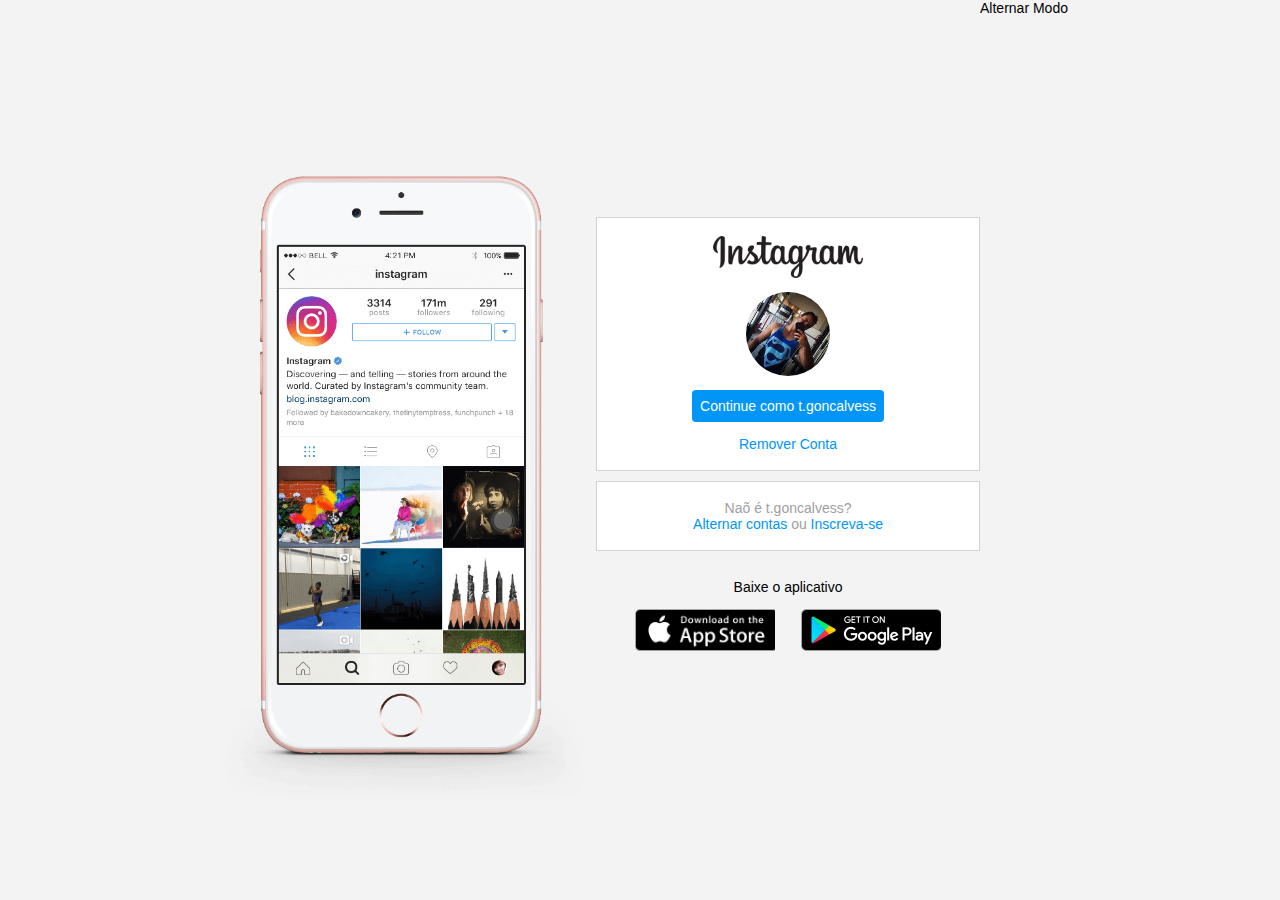
<file: DIO-desafio-instagam/index.html>
<!DOCTYPE html>
<html lang="en">
<head>
    <meta charset="UTF-8">
    <meta http-equiv="X-UA-Compatible" content="IE=edge">
    <meta name="viewport" content="width=device-width, initial-scale=1.0">
    <link rel="stylesheet" href="style.css">
    <title>Instagram</title>
</head>
<body>
    <div class="instagram-wrapper">
        <div class="instagram-phone">
            <img src="./img/instagram-celular.png" alt="celular">
        </div>
        <div class="instagram-continue">
            <div class="group">
                <img src="./img/instagram-logo.png" class="instagram-logo" alt="instagram logo"> 
                <div class="profile-photo">
                    <img src="./img/photo perfil.jpg" alt="foto de perfil">
                </div> 
                    <a href="#" class="instagram-login">Continue como t.goncalvess</a>
                    <a href="#" class="instagram-logout">Remover Conta</a>
                </div>
            <div class="group">
                <p class="not-account">Naõ é t.goncalvess?</p>
                <p class="not-account">
                    <span class="link-blue">Alternar contas</span>
                        ou
                    <span class="link-blue"> Inscreva-se</span>
            </div>
            <div class="get-the-app">
                <p class="get-app">Baixe o aplicativo</p>
                    <div class="download">
                        <a href="#" class="app-download"></a>
                        <a href="#" class="app-download"></a>
                    </div>
            </div>
        </div>
        
    </div>
    <header>
        <div class="flex-container menu">
            <ul class="Alternar">
                <li><a href="./indexb.html">Alternar Modo</a></li>
            </ul>
        </div>
    </header>
</body>
</html>
</file>
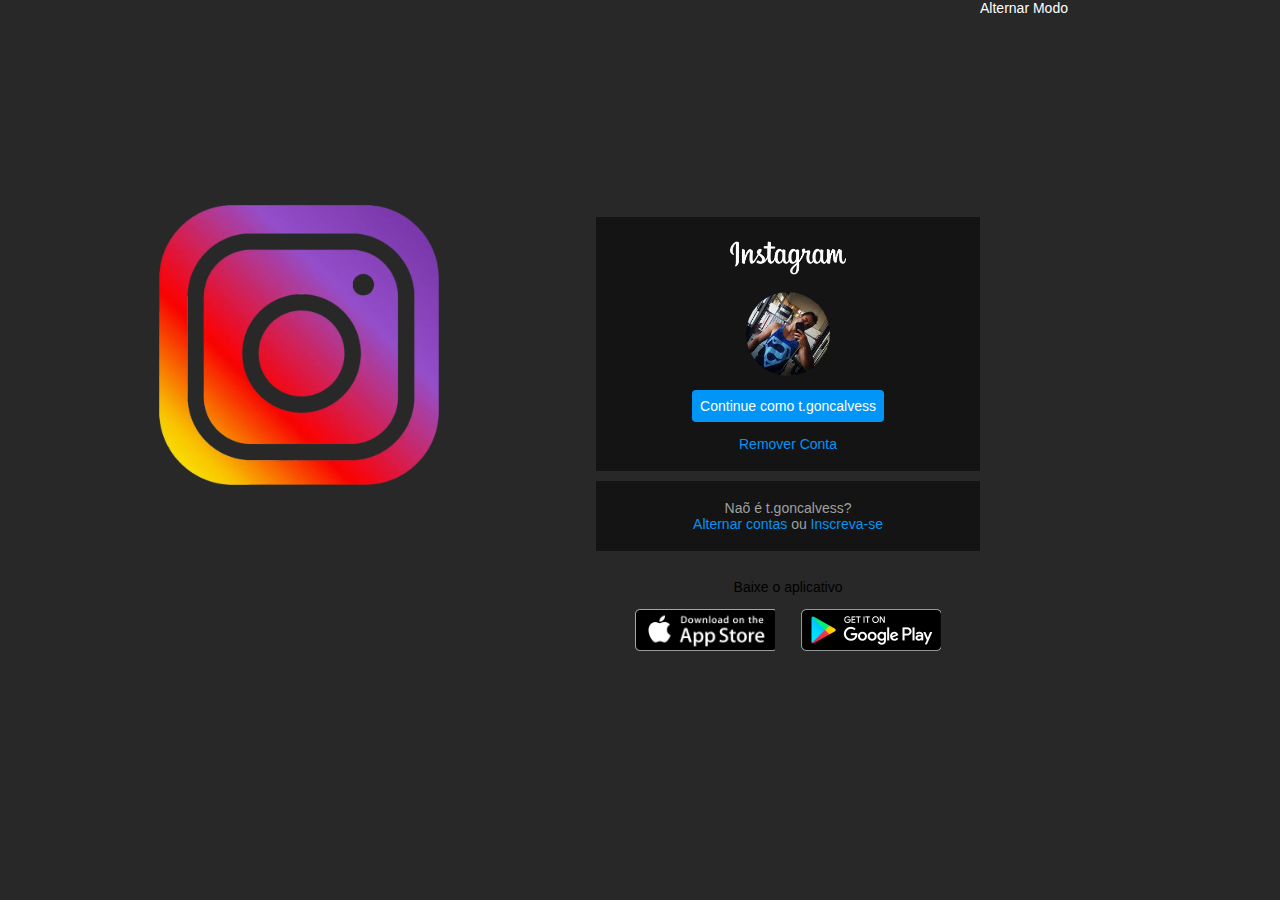
<file: DIO-desafio-instagam/indexb.html>
<!DOCTYPE html>
<html lang="en">
<head>
    <meta charset="UTF-8">
    <meta http-equiv="X-UA-Compatible" content="IE=edge">
    <meta name="viewport" content="width=device-width, initial-scale=1.0">
    <link rel="stylesheet" href="styleb.css">
    <title>Instagram</title>
</head>
<body>
    <div class="instagram-wrapper">
        <div class="instagram-phone">
            <img src="./img/logo-insta.jpg" alt="celular">
        </div>
        <div class="instagram-continue">
            <div class="group">
                <img src="./img/instagram branco.jpg" class="instagram-logo" alt="instagram logo"> 
                <div class="profile-photo">
                    <img src="./img/photo perfil.jpg" alt="foto de perfil">
                </div> 
                    <a href="#" class="instagram-login">Continue como t.goncalvess</a>
                    <a href="#" class="instagram-logout">Remover Conta</a>
                </div>
            <div class="group">
                <p class="not-account">Naõ é t.goncalvess?</p>
                <p class="not-account">
                    <a class="link-blue" href="#">Alternar contas</a>
                        ou
                    <a class="link-blue" href="#"> Inscreva-se</a>
            </div>
            <div class="get-the-app">
                <p class="get-app">Baixe o aplicativo</p>
                    <div class="download">
                        <a href="#" class="app-download"></a>
                        <a href="#" class="app-download"></a>
                    </div>
            </div>
        </div>
        
    </div>
    <header>
        <div class="flex-container menu">
            <ul class="Alternar">
                <li><a href="./index.html">Alternar Modo</a></li>
            </ul>
        </div>
    </header>
</body>
</html>
</file>
<file: DIO-desafio-instagam/style.css>
*{
    padding: 0;
    margin: 0;
    box-sizing: border-box;
    text-decoration: none;
    font-family: sans-serif;
    font-size: 14px;
}

body{
    width: 100%;
    min-height: 100vh;
    background-color: rgb(243, 243, 243);
    margin: 0;
    padding: 0;
    display: flex;
    justify-content: center;
}

ul{
    list-style: none;
    margin: 0;
    padding: 0;
}

header a{
    display: flex;
    align-items: center;
    color: black;
}

.instagram-wrapper{
    display: flex;
    align-items: center;
    justify-content: start;
    width: 60%;
    height: 100vh;
}

.instagram-phone{
    display: flex;
    align-items: center;
    justify-content: center;
    width: 50%;
}

.instagram-phone img{
    height: 50rem;
}

.instagram-continue{
    display: flex;
    align-items: center;
    justify-content: space-around;
    flex-direction: column;
    width: 50%;
    min-height: 34rem;
}

.group{
    display: flex;
    justify-content: space-between;
    align-items: center;
    flex-direction: column;
    background-color: #ffffff;
    width: 100%;
    padding: 1.3rem 0;
    border: 1px solid lightgrey;
} 

.group:nth-child(1){
    min-width: 19rem;
}

.instagram-logo{
    height: 3rem;
    margin-bottom: 1rem;
}

.profile-photo{
    display: flex;
    justify-content: center;
    align-items: center;
    border-radius: 50%;
    overflow: hidden;
}

.profile-photo img{
    height: 6rem;
}

.instagram-login{
    background-color: #0095f6;
    color: #ffffff;
    padding: 8px;
    border-radius: 4px;
    margin-top: 1rem;
}

.instagram-logout{
    color: #0095f6;
    margin-top: 1rem;
}

.not-account{
color: rgb(160, 160, 160)
}

.link-blue{
    color: #0095f6;
}

.get-the-app{
    display: flex;
    flex-direction: column;
    align-items: center;
    justify-content: center;
    width: 100%;
    padding: 1.3rem 0;
}

.download{
    display: flex;
    width:  100%;
    justify-content: space-evenly;
    align-items: center;
    padding: 1rem;
}

.app-download{
    height: 3rem;
    width: 10rem;
    background-size: cover;
}

.app-download:nth-child(1){
    background-image: url(./img/apple-button.png);
}

.app-download:nth-child(2){
    background-image: url(./img/googleplay-button.png);
}

/* media queries */

@media(max-width: 1024px){
    .instagram-wrapper{
    width: 90%;
    }
}

@media(max-width: 650px){
    body{
        background-color: #ffffff;
    }

    .instagram-wrapper{
    width: 90%;
    }

    .instagram-phone{
        display: none;
    }
    .instagram-continue{
        width: 100%;
    }

    .group{
        border: 1px solid transparent;
    }
}
</file>
<file: DIO-desafio-instagam/styleb.css>
*{
    padding: 0;
    margin: 0;
    box-sizing: border-box;
    text-decoration: none;
    font-family: sans-serif;
    font-size: 14px;
}

body{
    width: 100%;
    min-height: 100vh;
    background-color: rgb(40, 40, 40);
    margin: 0;
    padding: 0;
    display: flex;
    justify-content: center;
}

ul{
    list-style: none;
    margin: 0;
    padding: 0;
}

header a{
    display: flex;
    align-items: center;
    color: #fff;
}

.instagram-wrapper{
    display: flex;
    align-items: center;
    justify-content: start;
    width: 60%;
    height: 100vh;
}

.instagram-phone{
    display: flex;
    align-items: center;
    justify-content: center;
    width: 50%;
}

.instagram-phone img{
    margin-right: 15rem;
    margin-bottom: 15em;
    height: 20rem;
}

.instagram-continue{
    display: flex;
    align-items: center;
    justify-content: space-around;
    flex-direction: column;
    width: 50%;
    min-height: 34rem;
}

.group{
    display: flex;
    justify-content: space-between;
    align-items: center;
    flex-direction: column;
    background-color: rgb(20, 20, 20);
    width: 100%;
    padding: 1.3rem 0;
    border: 1px solid rgb(20, 20, 20);
} 

.group:nth-child(1){
    min-width: 19rem;
}

.instagram-logo{
    height: 3rem;
    margin-bottom: 1rem;
}

.profile-photo{
    display: flex;
    justify-content: center;
    align-items: center;
    border-radius: 50%;
    overflow: hidden;
}

.profile-photo img{
    height: 6rem;
}

.instagram-login{
    background-color: #0095f6;
    color: #ffffff;
    padding: 8px;
    border-radius: 4px;
    margin-top: 1rem;
}

.instagram-logout{
    color: #0095f6;
    margin-top: 1rem;
}

.not-account{
color: rgb(160, 160, 160)
}

.link-blue{
    color: #0095f6;
}

.get-the-app{
    display: flex;
    flex-direction: column;
    align-items: center;
    justify-content: center;
    width: 100%;
    padding: 1.3rem 0;
}

.download{
    display: flex;
    width:  100%;
    justify-content: space-evenly;
    align-items: center;
    padding: 1rem;
}

.app-download{
    height: 3rem;
    width: 10rem;
    background-size: cover;
}

.app-download:nth-child(1){
    background-image: url(./img/apple-button.png);
}

.app-download:nth-child(2){
    background-image: url(./img/googleplay-button.png);
}

/* media queries */

@media(max-width: 1024px){
    .instagram-wrapper{
    width: 90%;
    }
}

@media(max-width: 650px){
    body{
        background-color: #ffffff;
    }

    .instagram-wrapper{
    width: 90%;
    }

    .instagram-phone{
        display: none;
    }
    .instagram-continue{
        width: 100%;
    }

    .group{
        border: 1px solid transparent;
    }
}
</file>
